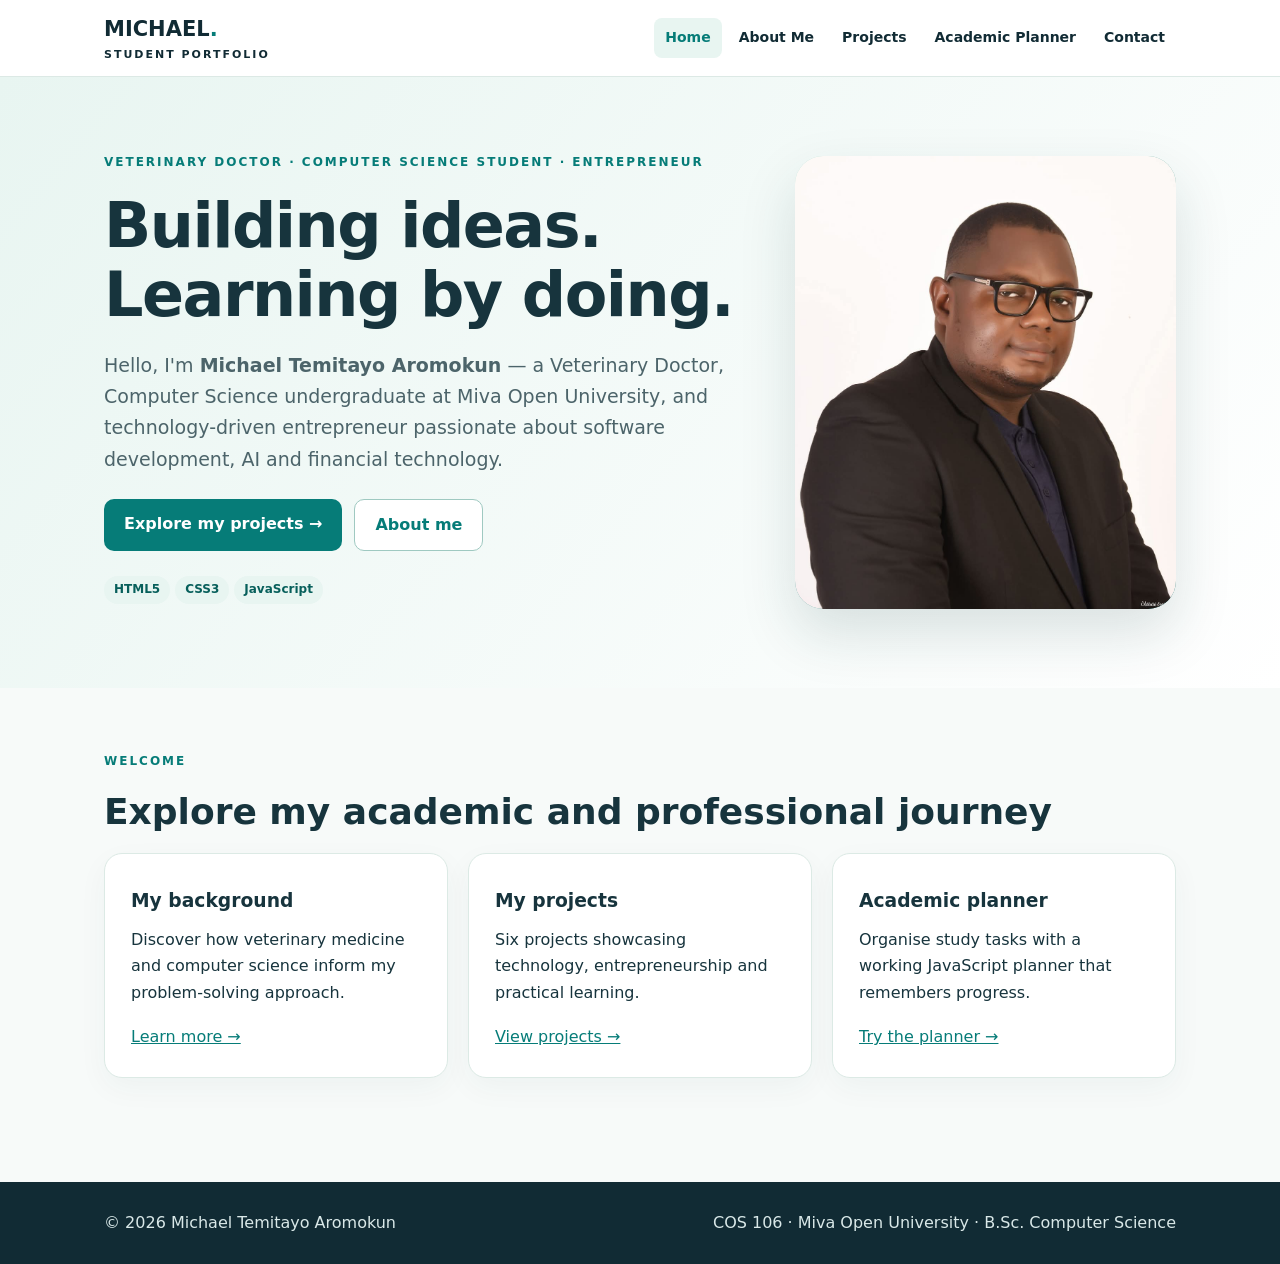
<file: index.html>
<!doctype html><html lang="en"><head><meta charset="utf-8"><meta name="viewport" content="width=device-width,initial-scale=1"><meta name="description" content="Michael Temitayo Aromokun — Miva Open University COS 106 student portfolio"><title>Home | Michael Aromokun</title><link rel="stylesheet" href="assets/styles.css"><script src="assets/main.js" defer></script></head><body><a class="skip" href="#main">Skip to main content</a><header><div class="wrap nav"><a class="brand" href="index.html">MICHAEL<span>.</span><small style="display:block;font-size:11px;letter-spacing:2px">STUDENT PORTFOLIO</small></a><nav aria-label="Main navigation"><a href="index.html" aria-current="page">Home</a><a href="about.html" >About Me</a><a href="projects.html" >Projects</a><a href="planner.html" >Academic Planner</a><a href="contact.html" >Contact</a></nav></div></header><main id="main"><section class="hero"><div class="wrap hero-grid"><div><p class="eyebrow">VETERINARY DOCTOR · COMPUTER SCIENCE STUDENT · ENTREPRENEUR</p><h1>Building ideas.<br>Learning by doing.</h1><p class="lead">Hello, I'm <strong>Michael Temitayo Aromokun</strong> — a Veterinary Doctor, Computer Science undergraduate at Miva Open University, and technology-driven entrepreneur passionate about software development, AI and financial technology.</p><div class="actions"><a class="btn" href="projects.html">Explore my projects →</a><a class="btn secondary" href="about.html">About me</a></div><span class="tag">HTML5</span><span class="tag">CSS3</span><span class="tag">JavaScript</span></div><div class="photo"><img src="my%20portrait.jpeg" alt="Portrait of Michael Temitayo Aromokun" width="460" height="460"></div></div></section><section class="section"><div class="wrap"><p class="eyebrow">WELCOME</p><h2>Explore my academic and professional journey</h2><div class="grid"><article class="card"><h3>My background</h3><p>Discover how veterinary medicine and computer science inform my problem-solving approach.</p><a href="about.html">Learn more →</a></article><article class="card"><h3>My projects</h3><p>Six projects showcasing technology, entrepreneurship and practical learning.</p><a href="projects.html">View projects →</a></article><article class="card"><h3>Academic planner</h3><p>Organise study tasks with a working JavaScript planner that remembers progress.</p><a href="planner.html">Try the planner →</a></article></div></div></section></main><footer><div class="wrap foot"><span>© <span data-year>2026</span> Michael Temitayo Aromokun</span><span>COS 106 · Miva Open University · B.Sc. Computer Science</span></div></footer></body></html>
</file>
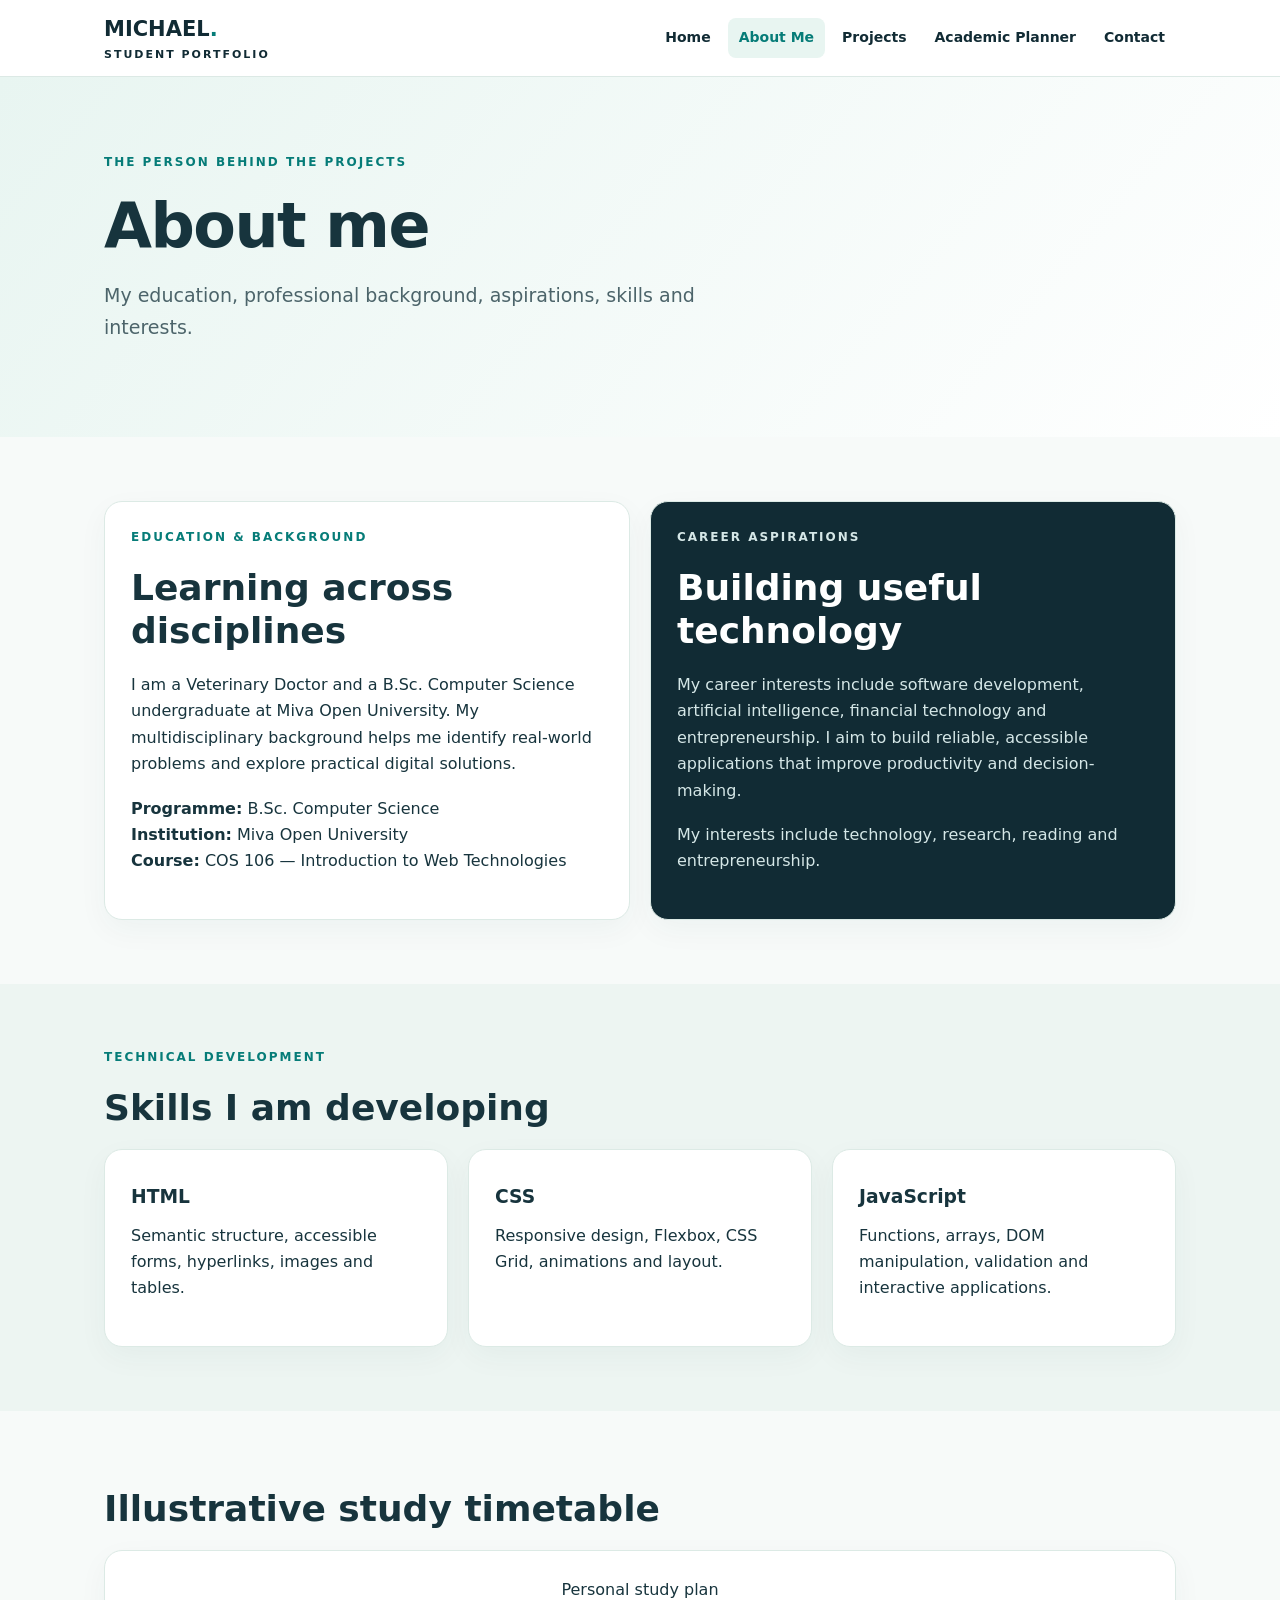
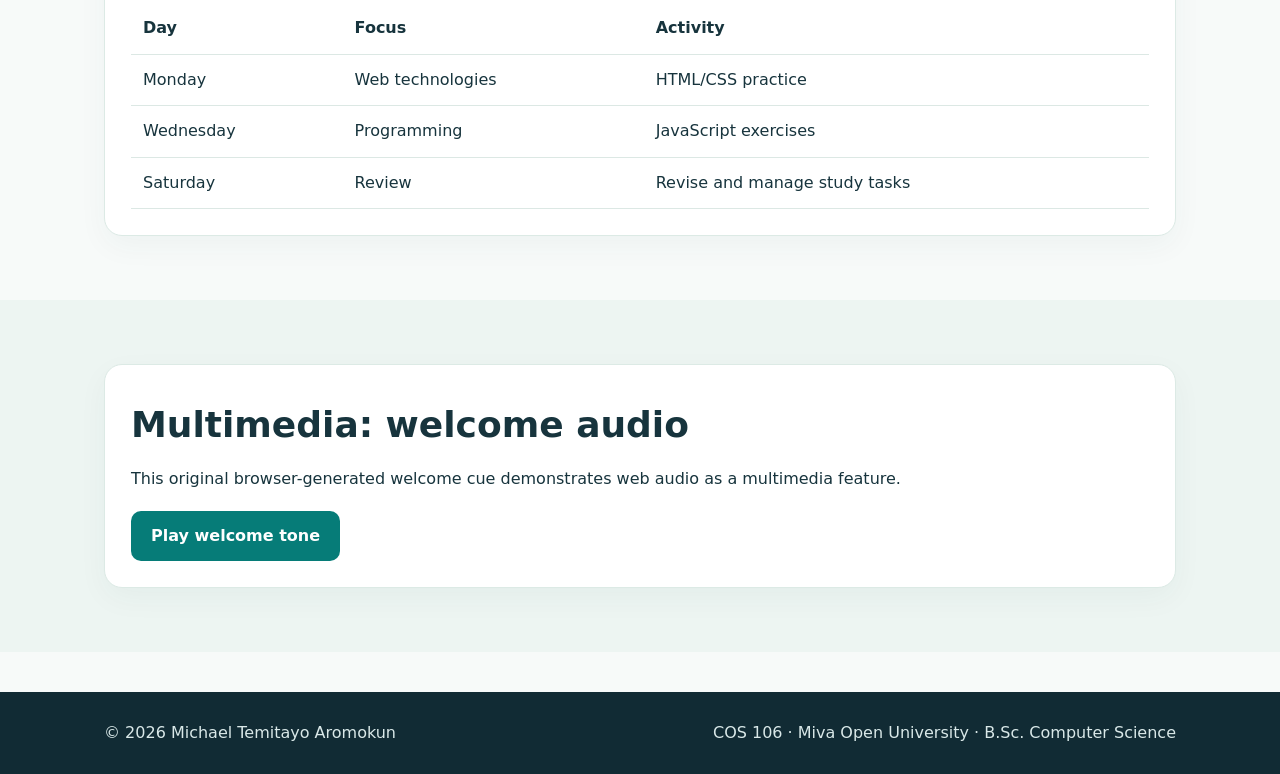
<file: about.html>
<!doctype html><html lang="en"><head><meta charset="utf-8"><meta name="viewport" content="width=device-width,initial-scale=1"><meta name="description" content="Michael Temitayo Aromokun — Miva Open University COS 106 student portfolio"><title>About Me | Michael Aromokun</title><link rel="stylesheet" href="assets/styles.css"><script src="assets/main.js" defer></script></head><body><a class="skip" href="#main">Skip to main content</a><header><div class="wrap nav"><a class="brand" href="index.html">MICHAEL<span>.</span><small style="display:block;font-size:11px;letter-spacing:2px">STUDENT PORTFOLIO</small></a><nav aria-label="Main navigation"><a href="index.html" >Home</a><a href="about.html" aria-current="page">About Me</a><a href="projects.html" >Projects</a><a href="planner.html" >Academic Planner</a><a href="contact.html" >Contact</a></nav></div></header><main id="main"><section class="hero"><div class="wrap"><p class="eyebrow">THE PERSON BEHIND THE PROJECTS</p><h1>About me</h1><p class="lead">My education, professional background, aspirations, skills and interests.</p></div></section><section class="section"><div class="wrap grid two"><article class="card"><p class="eyebrow">EDUCATION & BACKGROUND</p><h2>Learning across disciplines</h2><p>I am a Veterinary Doctor and a B.Sc. Computer Science undergraduate at Miva Open University. My multidisciplinary background helps me identify real-world problems and explore practical digital solutions.</p><p><strong>Programme:</strong> B.Sc. Computer Science<br><strong>Institution:</strong> Miva Open University<br><strong>Course:</strong> COS 106 — Introduction to Web Technologies</p></article><article class="card dark"><p class="eyebrow">CAREER ASPIRATIONS</p><h2>Building useful technology</h2><p>My career interests include software development, artificial intelligence, financial technology and entrepreneurship. I aim to build reliable, accessible applications that improve productivity and decision-making.</p><p>My interests include technology, research, reading and entrepreneurship.</p></article></div></section><section class="section alt"><div class="wrap"><p class="eyebrow">TECHNICAL DEVELOPMENT</p><h2>Skills I am developing</h2><div class="grid"><div class="card"><h3>HTML</h3><p>Semantic structure, accessible forms, hyperlinks, images and tables.</p></div><div class="card"><h3>CSS</h3><p>Responsive design, Flexbox, CSS Grid, animations and layout.</p></div><div class="card"><h3>JavaScript</h3><p>Functions, arrays, DOM manipulation, validation and interactive applications.</p></div></div></div></section><section class="section"><div class="wrap"><h2>Illustrative study timetable</h2><div class="card" style="overflow:auto"><table><caption>Personal study plan</caption><thead><tr><th>Day</th><th>Focus</th><th>Activity</th></tr></thead><tbody><tr><td>Monday</td><td>Web technologies</td><td>HTML/CSS practice</td></tr><tr><td>Wednesday</td><td>Programming</td><td>JavaScript exercises</td></tr><tr><td>Saturday</td><td>Review</td><td>Revise and manage study tasks</td></tr></tbody></table></div></div></section><section class="section alt"><div class="wrap"><div class="card"><h2>Multimedia: welcome audio</h2><p>This original browser-generated welcome cue demonstrates web audio as a multimedia feature.</p><button class="btn" type="button" id="play-tone" onclick="">Play welcome tone</button><p id="audio-status" class="small" role="status" aria-live="polite" hidden></p><script>
(function(){
const button=document.getElementById('play-tone');
const status=document.getElementById('audio-status');
let audioContext;
button.addEventListener('click',async function(){
  const AudioContextClass=window.AudioContext||window.webkitAudioContext;
  if(!AudioContextClass){status.textContent='This browser does not support Web Audio.';return;}
  try{
    if(!audioContext)audioContext=new AudioContextClass();
    if(audioContext.state==='suspended')await audioContext.resume();
    if(audioContext.state!=='running'){status.textContent='Audio is blocked. Check your browser sound settings and try again.';return;}
    const now=audioContext.currentTime+0.04;
    [392,494,587,784].forEach((frequency,index)=>{
      const oscillator=audioContext.createOscillator();
      const gain=audioContext.createGain();
      const start=now+index*0.28;
      oscillator.type='sine';
      oscillator.frequency.setValueAtTime(frequency,start);
      gain.gain.setValueAtTime(0.0001,start);
      gain.gain.exponentialRampToValueAtTime(0.25,start+0.04);
      gain.gain.exponentialRampToValueAtTime(0.0001,start+0.26);
      oscillator.connect(gain);
      gain.connect(audioContext.destination);
      oscillator.start(start);
      oscillator.stop(start+0.27);
    });
    status.textContent='';
  }catch(error){
    status.textContent='Playback could not start. Check your browser permissions and try again.';
  }
});
})();
</script></div></div></section></main><footer><div class="wrap foot"><span>© <span data-year>2026</span> Michael Temitayo Aromokun</span><span>COS 106 · Miva Open University · B.Sc. Computer Science</span></div></footer></body></html>
</file>
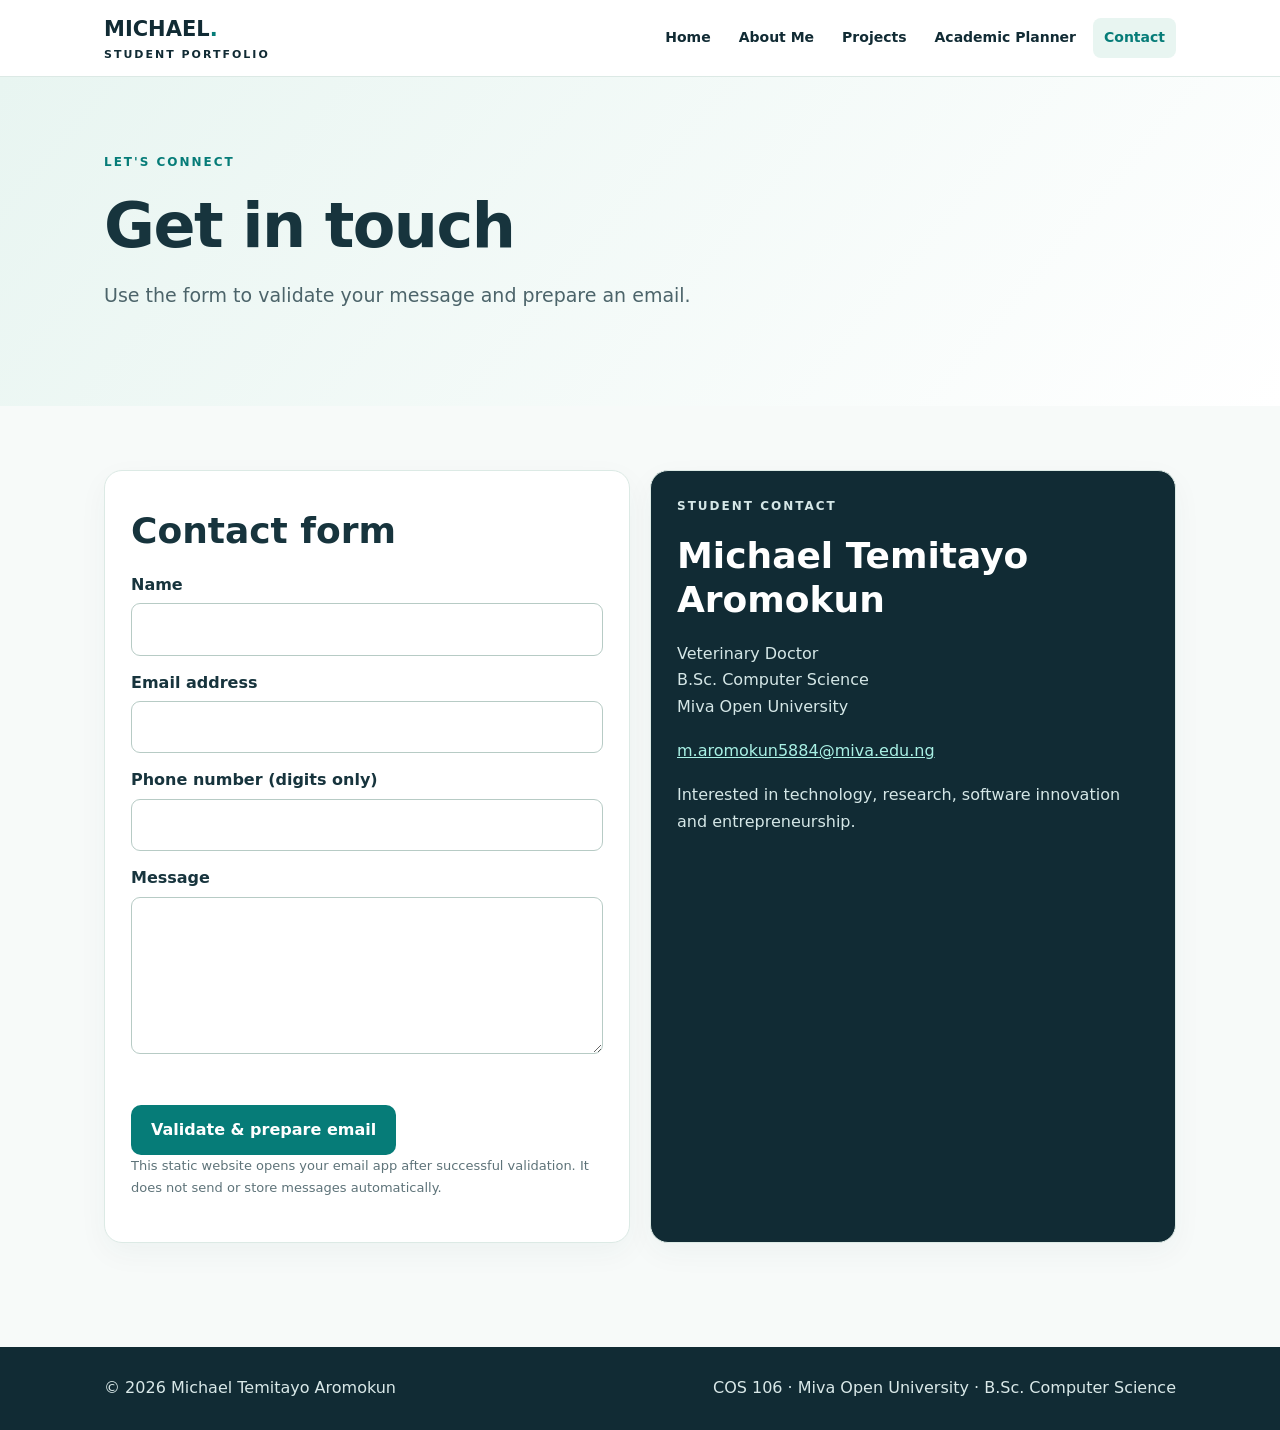
<file: contact.html>
<!doctype html><html lang="en"><head><meta charset="utf-8"><meta name="viewport" content="width=device-width,initial-scale=1"><meta name="description" content="Michael Temitayo Aromokun — Miva Open University COS 106 student portfolio"><title>Contact | Michael Aromokun</title><link rel="stylesheet" href="assets/styles.css"><script src="assets/main.js" defer></script></head><body><a class="skip" href="#main">Skip to main content</a><header><div class="wrap nav"><a class="brand" href="index.html">MICHAEL<span>.</span><small style="display:block;font-size:11px;letter-spacing:2px">STUDENT PORTFOLIO</small></a><nav aria-label="Main navigation"><a href="index.html" >Home</a><a href="about.html" >About Me</a><a href="projects.html" >Projects</a><a href="planner.html" >Academic Planner</a><a href="contact.html" aria-current="page">Contact</a></nav></div></header><main id="main"><section class="hero"><div class="wrap"><p class="eyebrow">LET'S CONNECT</p><h1>Get in touch</h1><p class="lead">Use the form to validate your message and prepare an email.</p></div></section><section class="section"><div class="wrap grid two"><div class="card"><h2>Contact form</h2><form id="contact-form" novalidate><label for="name">Name</label><input id="name" name="name" autocomplete="name" required><label for="email">Email address</label><input id="email" name="email" type="email" autocomplete="email" required><label for="phone">Phone number (digits only)</label><input id="phone" name="phone" inputmode="numeric" required><label for="message">Message</label><textarea id="message" name="message" rows="5" required></textarea><p id="contact-feedback" class="feedback" role="status"></p><button class="btn" type="submit">Validate & prepare email</button></form><p class="small">This static website opens your email app after successful validation. It does not send or store messages automatically.</p></div><aside class="card dark"><p class="eyebrow">STUDENT CONTACT</p><h2>Michael Temitayo Aromokun</h2><p>Veterinary Doctor<br>B.Sc. Computer Science<br>Miva Open University</p><p><a style="color:#a9f1e5" href="mailto:m.aromokun5884@miva.edu.ng">m.aromokun5884@miva.edu.ng</a></p><p>Interested in technology, research, software innovation and entrepreneurship.</p></aside></div></section></main><footer><div class="wrap foot"><span>© <span data-year>2026</span> Michael Temitayo Aromokun</span><span>COS 106 · Miva Open University · B.Sc. Computer Science</span></div></footer></body></html>
</file>
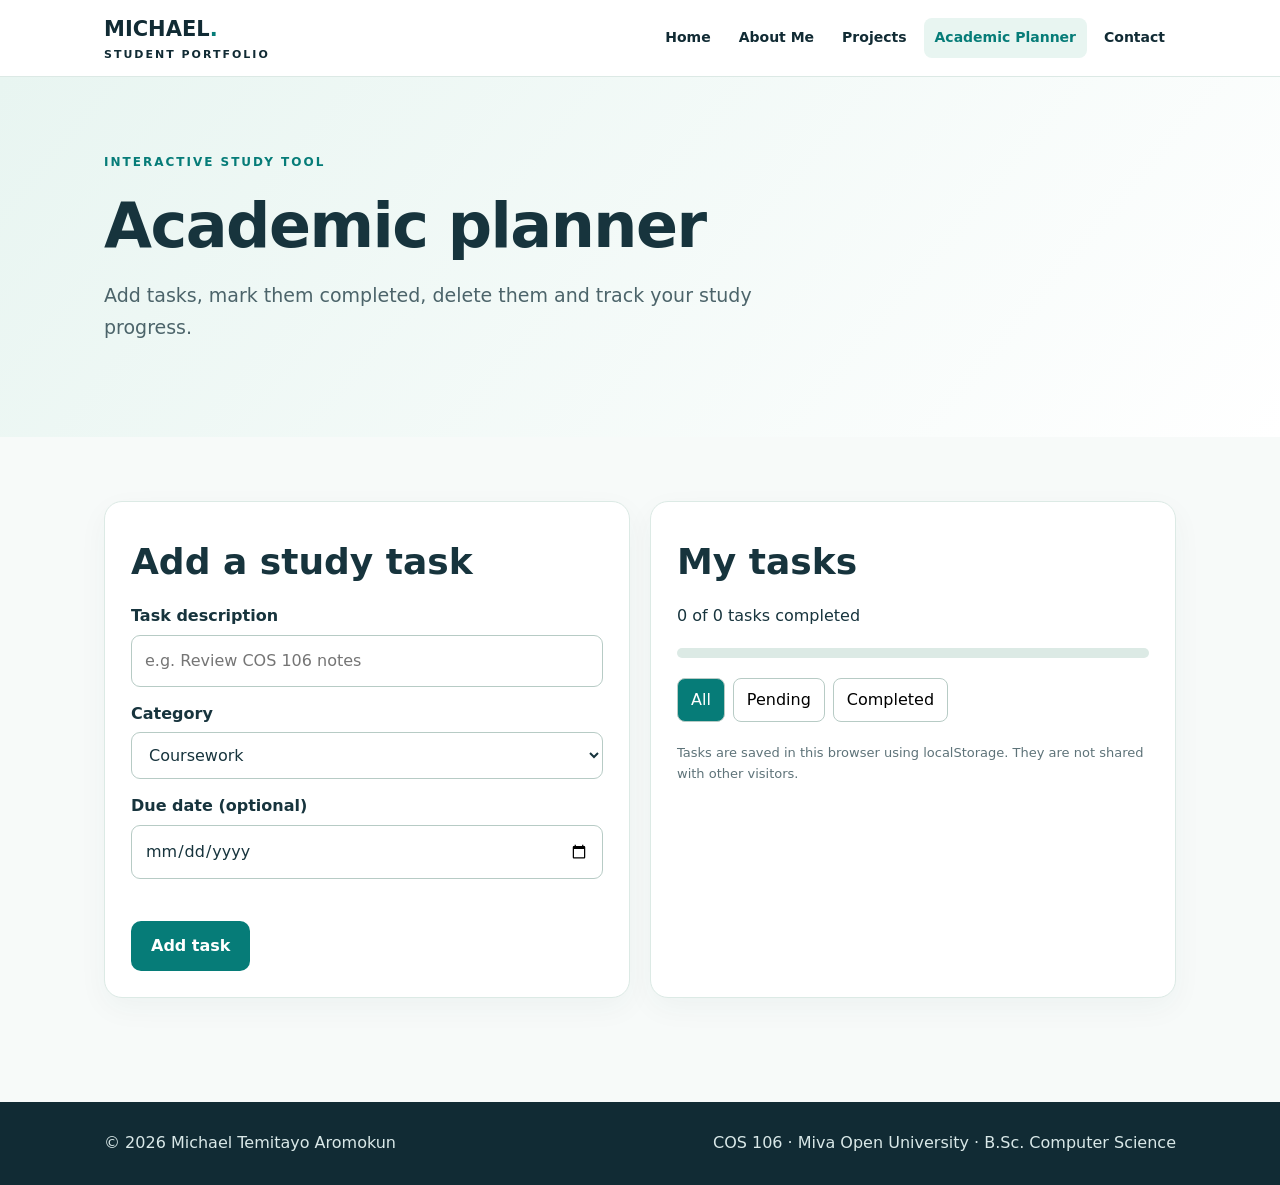
<file: planner.html>
<!doctype html><html lang="en"><head><meta charset="utf-8"><meta name="viewport" content="width=device-width,initial-scale=1"><meta name="description" content="Michael Temitayo Aromokun — Miva Open University COS 106 student portfolio"><title>Academic Planner | Michael Aromokun</title><link rel="stylesheet" href="assets/styles.css"><script src="assets/main.js" defer></script></head><body><a class="skip" href="#main">Skip to main content</a><header><div class="wrap nav"><a class="brand" href="index.html">MICHAEL<span>.</span><small style="display:block;font-size:11px;letter-spacing:2px">STUDENT PORTFOLIO</small></a><nav aria-label="Main navigation"><a href="index.html" >Home</a><a href="about.html" >About Me</a><a href="projects.html" >Projects</a><a href="planner.html" aria-current="page">Academic Planner</a><a href="contact.html" >Contact</a></nav></div></header><main id="main"><section class="hero"><div class="wrap"><p class="eyebrow">INTERACTIVE STUDY TOOL</p><h1>Academic planner</h1><p class="lead">Add tasks, mark them completed, delete them and track your study progress.</p></div></section><section class="section"><div class="wrap grid two"><div class="card"><h2>Add a study task</h2><form id="task-form"><label for="task-title">Task description</label><input id="task-title" maxlength="120" placeholder="e.g. Review COS 106 notes" required><label for="task-category">Category</label><select id="task-category"><option>Coursework</option><option>Revision</option><option>Assignment</option><option>Personal development</option></select><label for="task-date">Due date (optional)</label><input id="task-date" type="date"><p id="task-feedback" class="feedback" role="status"></p><button class="btn" type="submit">Add task</button></form></div><div class="card"><h2>My tasks</h2><p id="task-stats" aria-live="polite">0 of 0 tasks completed</p><div class="progress" aria-label="Task completion progress"><div id="progress"></div></div><div class="filters"><button type="button" class="active" data-filter="all">All</button><button type="button" data-filter="pending">Pending</button><button type="button" data-filter="done">Completed</button></div><ul id="tasks" style="padding:0;list-style:none" aria-live="polite"></ul><p class="small">Tasks are saved in this browser using localStorage. They are not shared with other visitors.</p></div></div></section></main><footer><div class="wrap foot"><span>© <span data-year>2026</span> Michael Temitayo Aromokun</span><span>COS 106 · Miva Open University · B.Sc. Computer Science</span></div></footer></body></html>
</file>
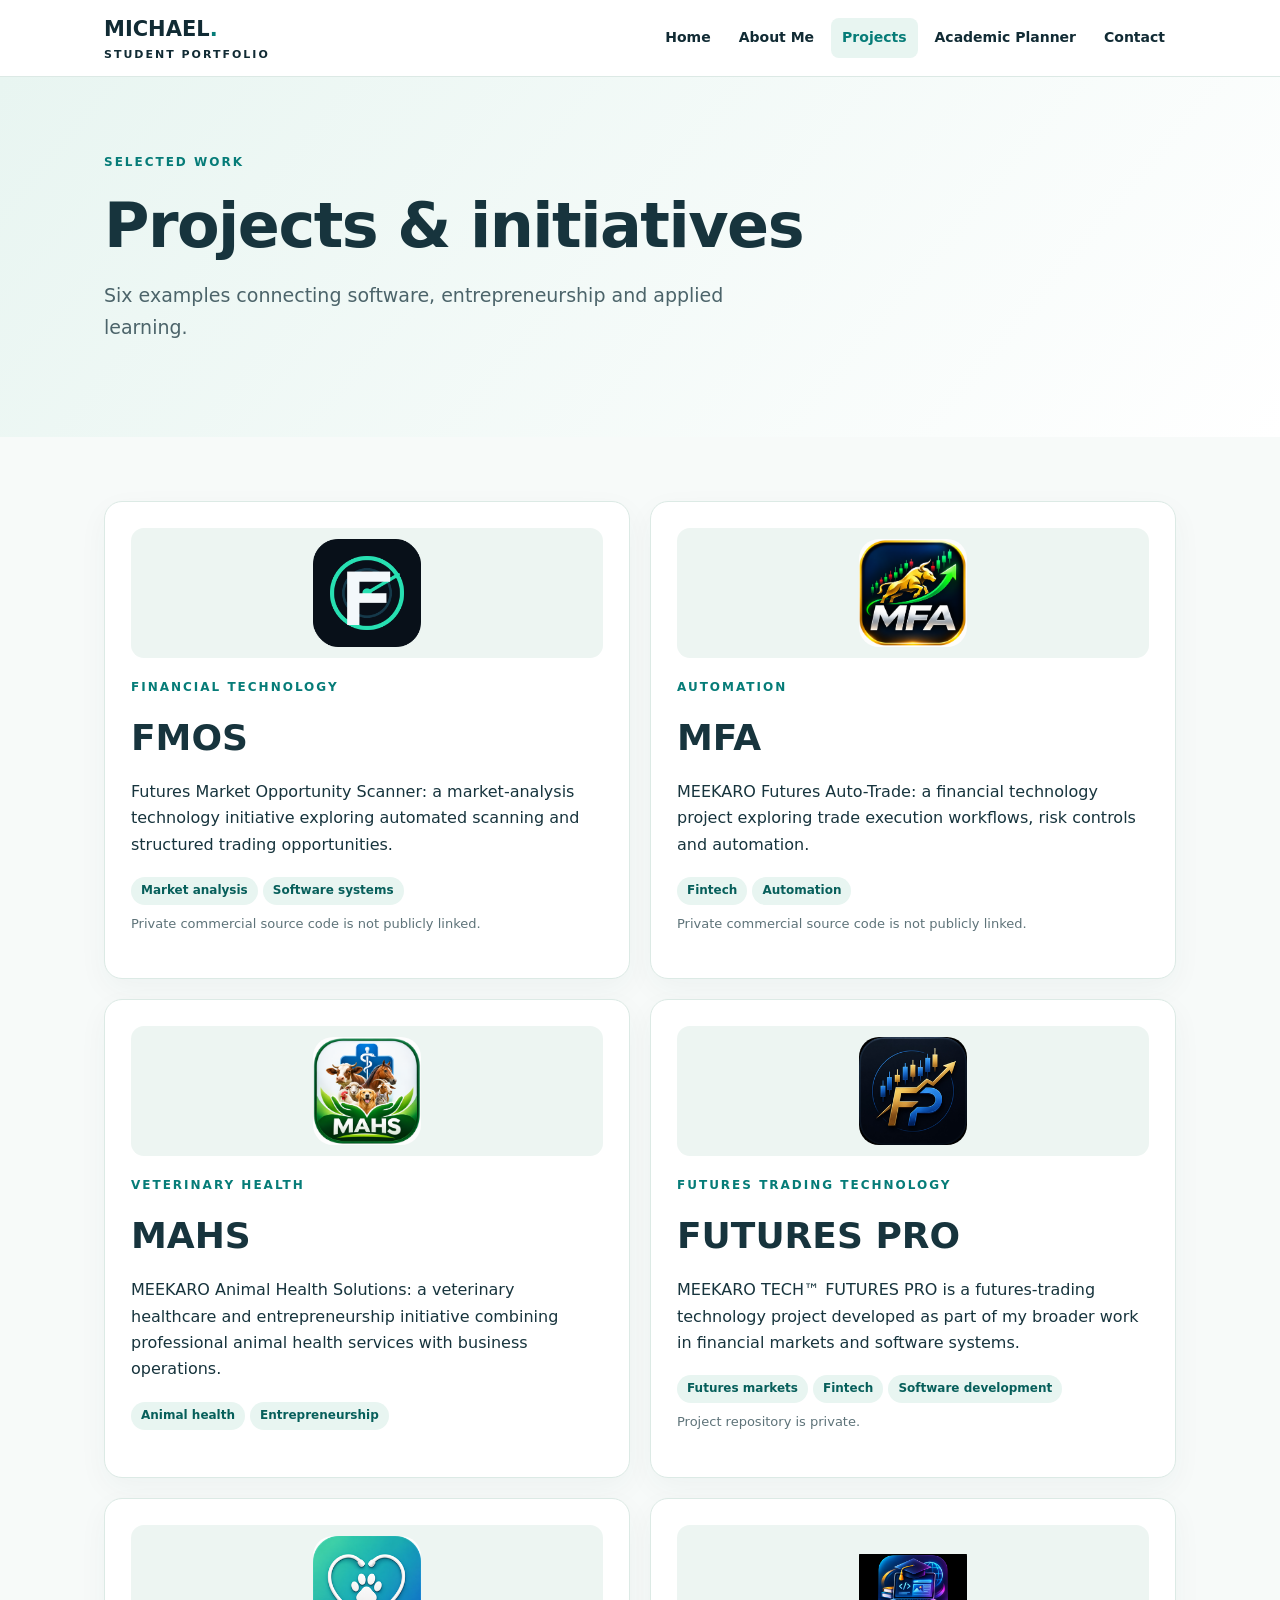
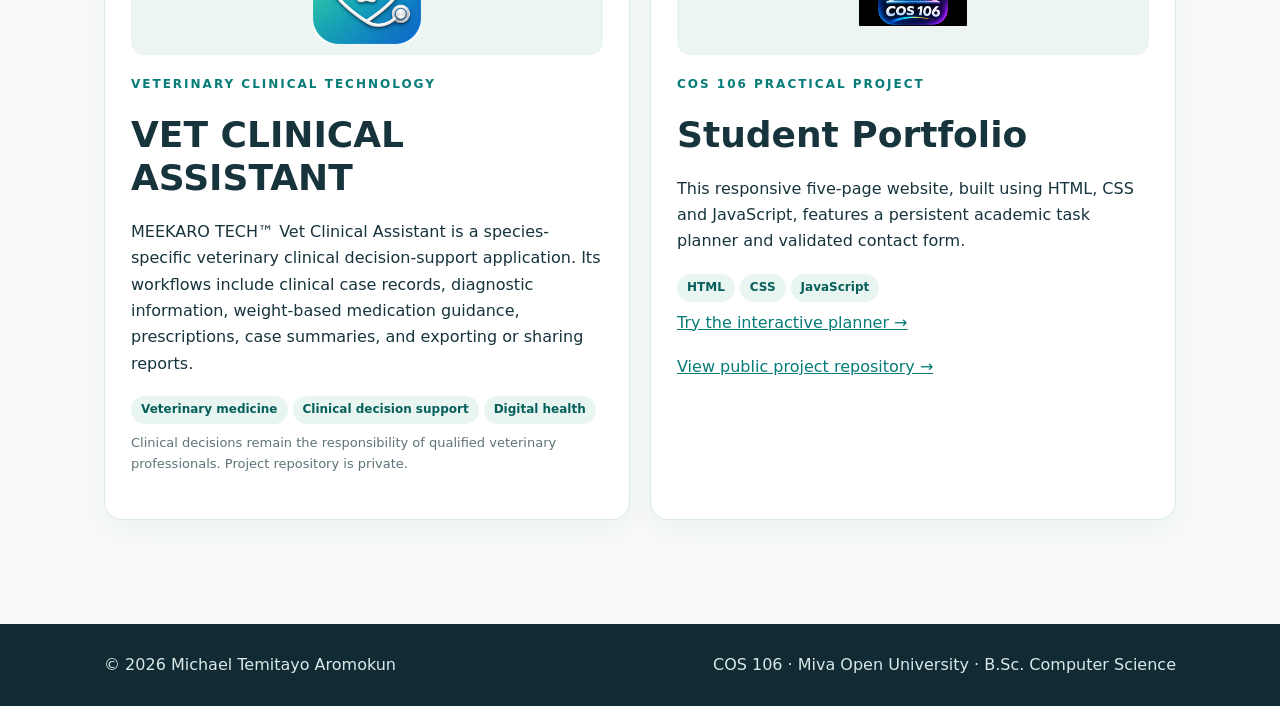
<file: projects.html>
<!doctype html><html lang="en"><head><meta charset="utf-8"><meta name="viewport" content="width=device-width,initial-scale=1"><meta name="description" content="Michael Temitayo Aromokun — Miva Open University COS 106 student portfolio"><title>Projects | Michael Aromokun</title><link rel="stylesheet" href="assets/styles.css"><script src="assets/main.js" defer></script></head><body><a class="skip" href="#main">Skip to main content</a><header><div class="wrap nav"><a class="brand" href="index.html">MICHAEL<span>.</span><small style="display:block;font-size:11px;letter-spacing:2px">STUDENT PORTFOLIO</small></a><nav aria-label="Main navigation"><a href="index.html" >Home</a><a href="about.html" >About Me</a><a href="projects.html" aria-current="page">Projects</a><a href="planner.html" >Academic Planner</a><a href="contact.html" >Contact</a></nav></div></header><main id="main"><section class="hero"><div class="wrap"><p class="eyebrow">SELECTED WORK</p><h1>Projects & initiatives</h1><p class="lead">Six examples connecting software, entrepreneurship and applied learning.</p></div></section><section class="section"><div class="wrap grid two"><article class="card"><div class="project-visual" style="background:#edf5f2"><img src="[data-uri]" alt="FMOS official application icon" width="108" height="108" style="width:108px;height:108px;object-fit:contain;border-radius:20px"></div><p class="eyebrow">FINANCIAL TECHNOLOGY</p><h2>FMOS</h2><p>Futures Market Opportunity Scanner: a market-analysis technology initiative exploring automated scanning and structured trading opportunities.</p><span class="tag">Market analysis</span><span class="tag">Software systems</span><p class="small">Private commercial source code is not publicly linked.</p></article><article class="card"><div class="project-visual" style="background:#edf5f2"><img src="COS106_Project_Icons/a_polished_app_icon_logo_a_rounded_square_app_ic.png" alt="MFA project icon" width="108" height="108" style="width:108px;height:108px;object-fit:contain;border-radius:20px"></div><p class="eyebrow">AUTOMATION</p><h2>MFA</h2><p>MEEKARO Futures Auto-Trade: a financial technology project exploring trade execution workflows, risk controls and automation.</p><span class="tag">Fintech</span><span class="tag">Automation</span><p class="small">Private commercial source code is not publicly linked.</p></article><article class="card"><div class="project-visual" style="background:#edf5f2"><img src="COS106_Project_Icons/a_polished_app_icon_logo_in_a_square_rounded_corne.png" alt="MAHS project icon" width="108" height="108" style="width:108px;height:108px;object-fit:contain;border-radius:20px"></div><p class="eyebrow">VETERINARY HEALTH</p><h2>MAHS</h2><p>MEEKARO Animal Health Solutions: a veterinary healthcare and entrepreneurship initiative combining professional animal health services with business operations.</p><span class="tag">Animal health</span><span class="tag">Entrepreneurship</span></article><article class="card"><div class="project-visual" style="background:#edf5f2"><img src="[data-uri]" alt="FUTURES PRO official application icon" width="108" height="108" style="width:108px;height:108px;object-fit:contain;border-radius:20px"></div><p class="eyebrow">FUTURES TRADING TECHNOLOGY</p><h2>FUTURES PRO</h2><p>MEEKARO TECH™ FUTURES PRO is a futures-trading technology project developed as part of my broader work in financial markets and software systems.</p><span class="tag">Futures markets</span><span class="tag">Fintech</span><span class="tag">Software development</span><p class="small">Project repository is private.</p></article><article class="card"><div class="project-visual" style="background:#edf5f2"><img src="[data-uri]" alt="VET CLINICAL ASSISTANT official application icon" width="108" height="108" style="width:108px;height:108px;object-fit:contain;border-radius:20px"></div><p class="eyebrow">VETERINARY CLINICAL TECHNOLOGY</p><h2>VET CLINICAL ASSISTANT</h2><p>MEEKARO TECH™ Vet Clinical Assistant is a species-specific veterinary clinical decision-support application. Its workflows include clinical case records, diagnostic information, weight-based medication guidance, prescriptions, case summaries, and exporting or sharing reports.</p><span class="tag">Veterinary medicine</span><span class="tag">Clinical decision support</span><span class="tag">Digital health</span><p class="small">Clinical decisions remain the responsibility of qualified veterinary professionals. Project repository is private.</p></article><article class="card"><div class="project-visual" style="background:#edf5f2"><img src="COS106_Project_Icons/a_polished_high_contrast_app_style_icon_thumbnail.png" alt="Student Portfolio project icon" width="108" height="108" style="width:108px;height:108px;object-fit:contain;border-radius:20px"></div><p class="eyebrow">COS 106 PRACTICAL PROJECT</p><h2>Student Portfolio</h2><p>This responsive five-page website, built using HTML, CSS and JavaScript, features a persistent academic task planner and validated contact form.</p><span class="tag">HTML</span><span class="tag">CSS</span><span class="tag">JavaScript</span><p><a href="planner.html">Try the interactive planner →</a></p><p><a href="https://github.com/MeekaroTech/COS106-Student-Portfolio">View public project repository →</a></p></article></div></section></main><footer><div class="wrap foot"><span>© <span data-year>2026</span> Michael Temitayo Aromokun</span><span>COS 106 · Miva Open University · B.Sc. Computer Science</span></div></footer></body></html>
</file>
<file: assets/styles.css>
:root{--navy:#112b34;--teal:#067c78;--mint:#e8f5f1;--paper:#f7faf9;--ink:#17343d;--muted:#5e7379}*{box-sizing:border-box}body{margin:0;font:16px/1.65 system-ui,Segoe UI,Arial,sans-serif;background:var(--paper);color:var(--ink)}a{color:var(--teal)}.wrap{max-width:1120px;margin:auto;padding:0 24px}.skip{position:absolute;left:-9999px}.skip:focus{left:10px;top:10px;background:white;padding:10px;z-index:99}header{background:#fff;border-bottom:1px solid #dce9e5;position:sticky;top:0;z-index:10}.nav{display:flex;justify-content:space-between;align-items:center;gap:20px;min-height:76px}.brand{font-weight:850;font-size:21px;text-decoration:none;color:var(--navy)}.brand span{color:var(--teal)}nav{display:flex;gap:6px;flex-wrap:wrap}nav a{padding:8px 11px;border-radius:8px;text-decoration:none;color:var(--navy);font-weight:650;font-size:14px}nav a:hover,nav a[aria-current]{background:var(--mint);color:var(--teal)}.hero{background:linear-gradient(130deg,#e8f5f1,#fff);padding:76px 0}.hero-grid{display:grid;grid-template-columns:1.25fr .75fr;gap:56px;align-items:center}.eyebrow{text-transform:uppercase;letter-spacing:2px;color:var(--teal);font-size:12px;font-weight:800}h1{font-size:clamp(36px,5vw,62px);line-height:1.12;letter-spacing:-1.5px;margin:14px 0 20px}h2{font-size:clamp(25px,3vw,36px);line-height:1.2;margin:12px 0 20px}h3{margin:6px 0 10px}p{margin:0 0 18px}.lead{font-size:19px;color:#4c646a;max-width:650px}.photo{min-height:350px;border-radius:28px;background:linear-gradient(140deg,#b5e4d8,#0e6b69);display:flex;align-items:center;justify-content:center;box-shadow:0 25px 55px #123c3b25;overflow:hidden}.photo img{width:100%;height:100%;object-fit:cover}.photo-fallback{color:white;text-align:center}.photo-fallback b{display:block;font-size:92px;line-height:1}.section{padding:64px 0}.section.alt{background:#edf5f2}.grid{display:grid;grid-template-columns:repeat(3,1fr);gap:20px}.grid.two{grid-template-columns:repeat(2,1fr)}.card{background:white;border:1px solid #dceae5;border-radius:18px;padding:26px;box-shadow:0 10px 30px #123c3b0b}.card.dark{background:var(--navy);color:white}.card.dark p{color:#d5e7e7}.btn{display:inline-block;background:var(--teal);color:white;border:0;border-radius:10px;padding:12px 20px;text-decoration:none;font-weight:750;cursor:pointer}.btn.secondary{background:white;color:var(--teal);border:1px solid #9fc9c1}.actions{display:flex;gap:12px;flex-wrap:wrap;margin:24px 0}.tag{display:inline-block;padding:4px 10px;border-radius:99px;background:var(--mint);color:#075f5b;font-size:12px;font-weight:700;margin:0 5px 8px 0}.project-visual{height:130px;border-radius:13px;background:linear-gradient(135deg,#103e4b,#087c75);display:grid;place-items:center;color:white;font-size:40px;margin-bottom:20px}.project-visual.alt{background:linear-gradient(135deg,#2c4267,#856fb3)}.project-visual.warm{background:linear-gradient(135deg,#436c5a,#a4bc7e)}.project-visual.blue{background:linear-gradient(135deg,#184b79,#44a5c7)}label{display:block;font-weight:700;margin:14px 0 5px}input,textarea,select{width:100%;padding:12px 13px;border:1px solid #b7cbc5;border-radius:9px;font:inherit;background:#fff;color:var(--ink)}input:focus,textarea:focus,select:focus{outline:3px solid #a6ddd1}input[type=checkbox]{width:auto;accent-color:var(--teal)}button{font:inherit}.feedback{min-height:24px;color:#b82d36}.task{display:flex;align-items:center;gap:12px;padding:14px 0;border-bottom:1px solid #dce8e4}.task strong{flex:1}.task.done strong{text-decoration:line-through;color:var(--muted)}.small{font-size:13px;color:var(--muted)}.filters{display:flex;gap:8px;flex-wrap:wrap;margin:20px 0}.filters button{border:1px solid #b7cbc5;background:white;padding:8px 13px;border-radius:8px;cursor:pointer}.filters button.active{background:var(--teal);color:white}.progress{height:10px;background:#dceae5;border-radius:10px;overflow:hidden}.progress>div{height:100%;background:var(--teal);width:0;transition:width .3s}table{width:100%;border-collapse:collapse}th,td{padding:12px;text-align:left;border-bottom:1px solid #dce8e4}footer{background:var(--navy);color:#d9e8e8;padding:28px 0;margin-top:40px}.foot{display:flex;justify-content:space-between;gap:16px;flex-wrap:wrap}.muted{color:var(--muted)}.notice{background:#fff7e6;padding:12px;border-radius:10px;font-size:14px}@media(max-width:800px){.hero-grid,.grid,.grid.two{grid-template-columns:1fr}.hero{padding:45px 0}.photo{min-height:260px;max-width:460px}.nav{align-items:flex-start;flex-direction:column;padding:12px 0}nav{gap:2px}nav a{padding:7px;font-size:12px}.section{padding:42px 0}}@media(prefers-reduced-motion:reduce){*{scroll-behavior:auto!important;transition:none!important}}
</file>
